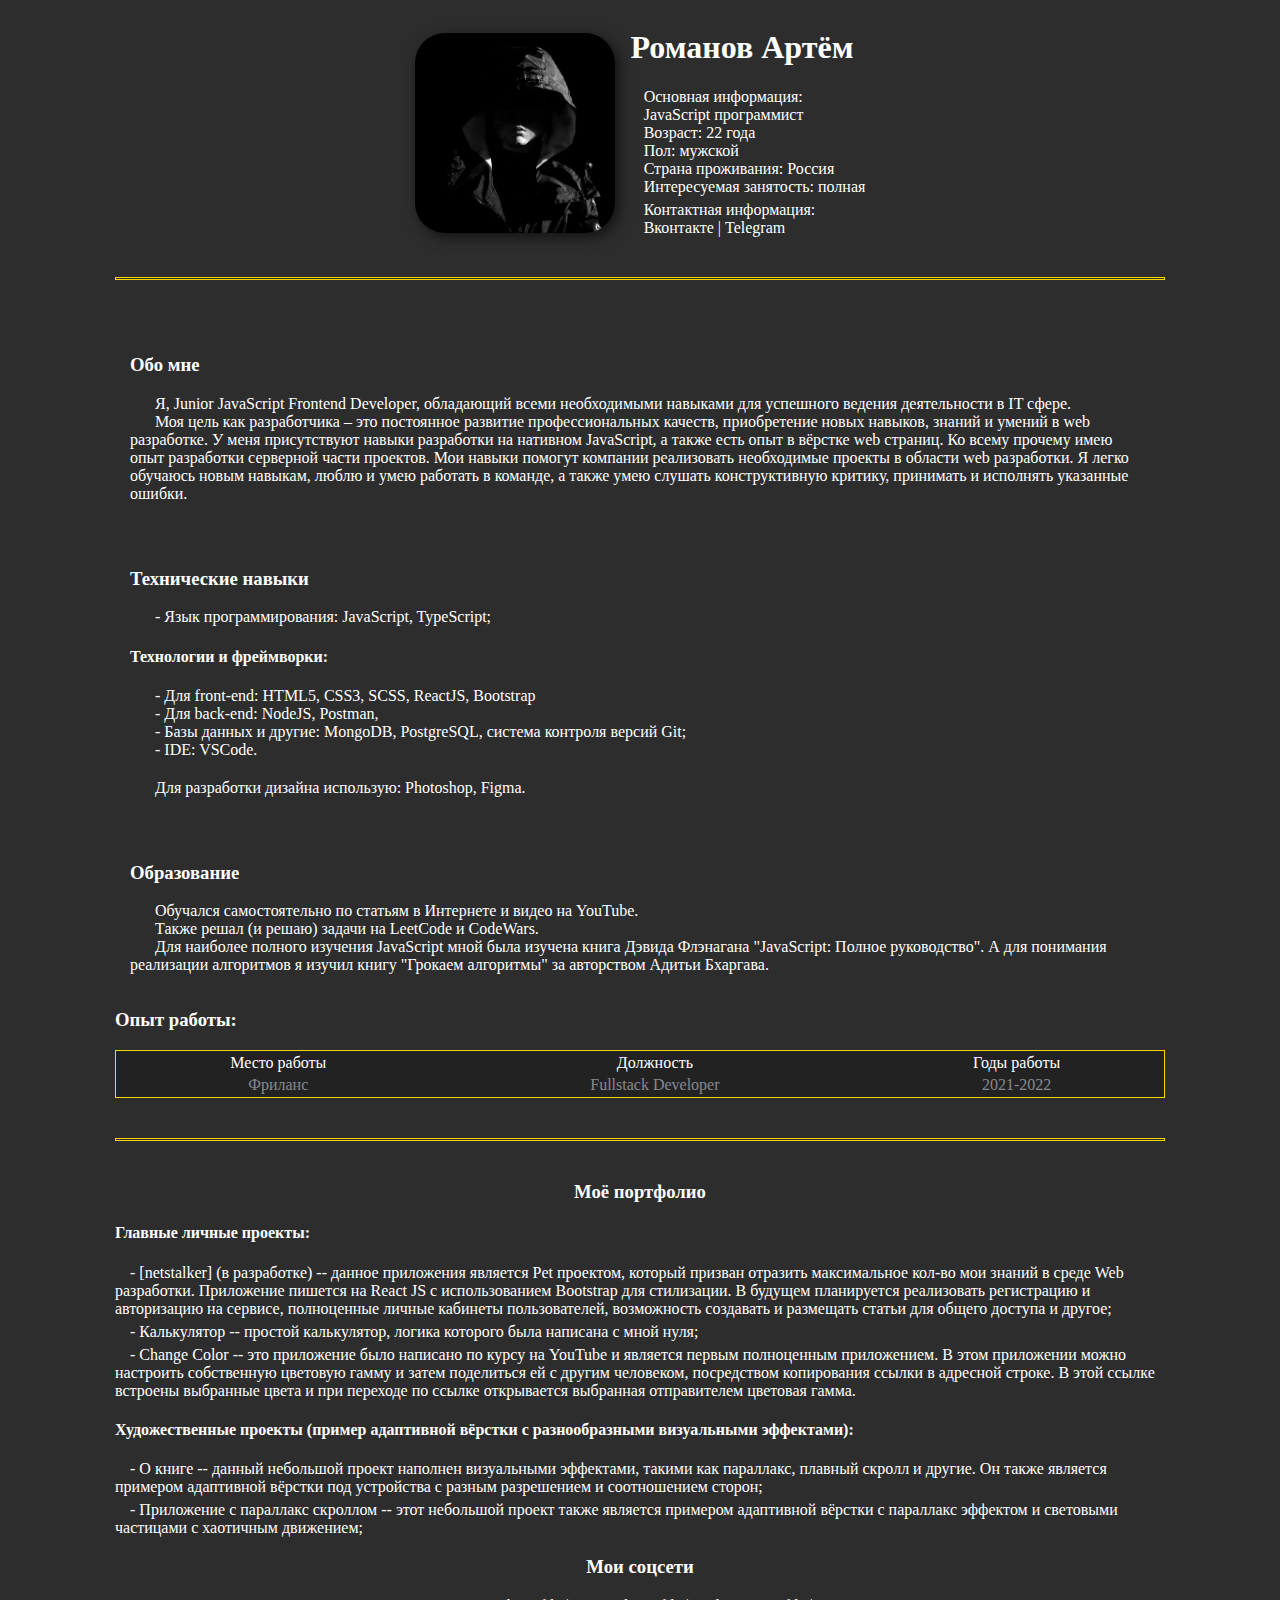
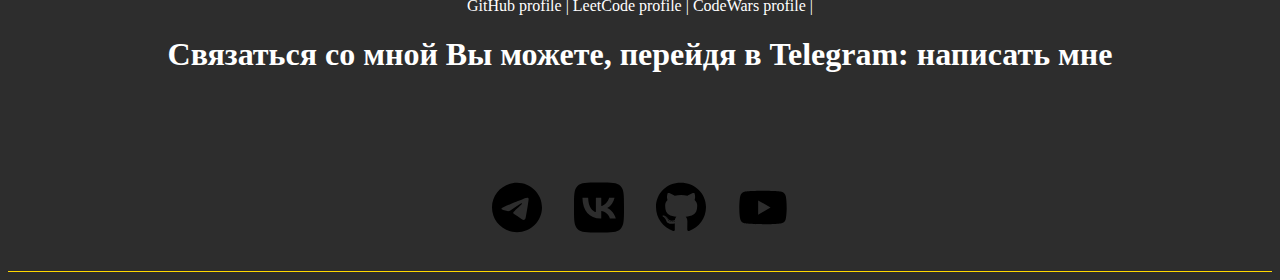
<file: index.html>
<!DOCTYPE html>
<html lang="en">
  <head>
    <meta charset="UTF-8" />
    <meta http-equiv="X-UA-Compatible" content="IE=edge" />
    <meta name="viewport" content="width=device-width, initial-scale=1.0" />
    <link rel="”icon”" href="”favicon.ico”" type="image/x-icon" />
    <link
      type="image/png"
      sizes="16x16"
      rel="icon"
      href=".../icons8-менеджер-16.png"
    />
    <link href="stylesCV.css" rel="stylesheet" />
    <title>Xopc CV</title>
  </head>

<body>
    <div class="container">
      <div class="info-content">
        <img
          src="./icons/avatar.jpg"
          class="avatar"
          alt="Здесь находится моя фотография"
        />
        <div class="username-info">
          <h1 class="username">Романов Артём</h1>
          <p>Основная информация:</p>
          <p>JavaScript программист</p>
          <p>Возраст: 22 года</p>
          <p>Пол: мужской</p>
          <p>Страна проживания: Россия</p>
          <p>Интересуемая занятость: полная</p>
          <p style="margin-top: 5px">Контактная информация:</p>
          <p>
            <a href="https://vk.com/artem_xopc" target="_blank">Вконтакте</a> |
            <a href="https://t.me/artem_xopc" target="_blank">Telegram</a>
          </p>
        </div>
      </div>

      <hr />

      <div class="info">
        <h3>Обо мне</h3>
        <p>
          
          Я, Junior JavaScript Frontend Developer, обладающий всеми необходимыми
          навыками для успешного ведения деятельности в IT сфере.
        </p>
        <p>
          Моя цель как разработчика – это постоянное развитие профессиональных
          качеств, приобретение новых навыков, знаний и умений в web разработке.
          У меня присутствуют навыки разработки на нативном JavaScript, а также
          есть опыт в вёрстке web страниц. Ко всему прочему имею опыт разработки
          серверной части проектов. Мои навыки помогут компании реализовать
          необходимые проекты в области web разработки. Я легко обучаюсь новым
          навыкам, люблю и умею работать в команде, а также умею слушать
          конструктивную критику, принимать и исполнять указанные ошибки.
        </p>
      </div>

      <div class="techSkills">
        <h3>Технические навыки</h3>
        <div>
          <p>- Язык программирования: JavaScript, TypeScript;</p>
          <h4>
            Технологии и фреймворки:
          </h3>
          <p>- Для front-end: HTML5, CSS3, SCSS, ReactJS, Bootstrap</p>
          <p>- Для back-end: NodeJS, Postman, </p>
          <p>- Базы данных и другие: MongoDB, PostgreSQL, система контроля версий Git;</p>
          <p>- IDE: VSCode.</p>
          <div class="separate_p"></div>
          <p>Для разработки дизайна использую: Photoshop, Figma.</p>
        </div>
      </div>

      <div class="ed">
        <h3 class="edu">Образование</h3>
        <div class="school">
          <p>
            Обучался самостоятельно по статьям в Интернете и видео на YouTube.
          </p>
          <p>
            Также решал (и решаю) задачи на <a href="https://leetcode.com/artem_xopc/" target="_blank">LeetCode</a> и <a href="https://www.codewars.com/users/artem_xopc" target="_blank">CodeWars</a>.
          </p>
          <p>
            Для наиболее полного изучения JavaScript мной была изучена книга
            Дэвида Флэнагана "JavaScript: Полное руководство". А для понимания
            реализации алгоритмов я изучил книгу "Грокаем алгоритмы" за
            авторством Адитьи Бхаргава.
          </p>
        </div>
      </div>

      <h3>Опыт работы:</h3>
      <table class="work">
        <tr class="top">
          <td class="top-td">Место работы</td>
          <td class="top-td">Должность</td>
          <td class="top-td">Годы работы</td>
        </tr>
        <tr>
          <td>Фриланс</td>
          <td>Fullstack Developer</td>
          <td>2021-2022</td>
        </tr>
      </table>

      <hr />

        <div class="port">
            <h3 align="center">Моё портфолио</h3>

            <h4>
              Главные личные проекты:
            </h4>
            <div>
              <div>
                <p class="none_pad"> - <a href="/" target="_blank">[netstalker] (в разработке)</a> 
                -- данное приложения является Pet проектом, который призван отразить максимальное кол-во мои знаний в среде Web разработки. Приложение пишется на React JS с использованием Bootstrap для стилизации. В будущем планируется реализовать регистрацию и авторизацию на сервисе, полноценные личные кабинеты пользователей, возможность создавать и размещать статьи для общего доступа и другое;  
                </p>
              </div>
              <div>
                <p class="none_pad"> - <a href="https://artem-xopc.github.io/JScalculator/" target="_blank" >Калькулятор</a>
                    -- простой калькулятор, логика которого была написана с мной нуля;
                </p>
              </div>
              <div>
                <p class="none_pad"> - <a href="https://artem-xopc.github.io/Change-Color-By-Artem-Xopc/" target="_blank">Change Color</a>
                    -- это приложение было написано по курсу на YouTube и является первым полноценным приложением. В этом приложении можно настроить собственную цветовую гамму и затем поделиться ей с другим человеком, посредством копирования ссылки в адресной строке. В этой ссылке встроены выбранные цвета и при переходе по ссылке открывается выбранная отправителем цветовая гамма.
                </p>
              </div>
            </div>

            <h4>
              Художественные проекты (пример адаптивной вёрстки с разнообразными визуальными эффектами):
            </h4>
            <div>
              <p class="none_pad"> - <a href="https://artem-xopc.github.io/about-my-book/" target="_blank">О книге</a>
                  -- данный небольшой проект наполнен визуальными эффектами, такими как параллакс, плавный скролл и другие. Он также является примером адаптивной вёрстки под устройства с разным разрешением и соотношением сторон;
              </p>
            </div>
            <div>
              <p class="none_pad"> - <a href="https://artem-xopc.github.io/witcher_parallax/" target="_blank">Приложение с параллакс скроллом</a>
                  -- этот небольшой проект также является примером адаптивной вёрстки с параллакс эффектом и световыми частицами с хаотичным движением;
              </p>
            </div>
          </div>
      </div>
      <div class="soc">
        <h3>Мои соцсети</h3>
            <a href="https://github.com/artem-xopc" target="_blank">GitHub profile</a> |
            <a href="https://leetcode.com/artem_xopc/" target="_blank">LeetCode profile</a> |
            <a href="https://www.codewars.com/users/artem_xopc" target="_blank">CodeWars profile</a> |
      </div>

      <h1 class="connect">
        Связаться со мной Вы можете, перейдя в Telegram:
        <a href="https://t.me/artem_xopc" target="_blank">написать мне</a>
      </h1>

      <hr class="footer_line" />

      <div class="footer">
        <div class="footer_content">
          <div class="content__teleg">
            <a href="https://t.me/log_of_proger" target="_blank"
              ><img class="teleg" src="./icons/telegram.svg"
            /></a>
          </div>
          <div class="content__vk">
            <a href="https://vk.com/artem_xopc" target="_blank"
              ><img class="vkon" src="./icons/vk.svg"
            /></a>
          </div>
          <div class="content__git">
            <a href="https://github.com/artem-xopc" target="_blank"
              ><img class="git" src="./icons/github.svg"
            /></a>
          </div>
          <div class="content__yt">
            <a href="https://www.youtube.com/@artem_xopc" target="_blank"
              ><img class="youtube" src="./icons/youtube.svg"
            /></a>
          </div>
        </div>
      </div>
      <!-- <form action="/">
            <div class="row">
                <div class="form-group">
                    <label for="name">Ваше имя:</label>
                    <input type="text" id="name" placeholder="Введите ваше имя...">
                </div>
                <div class="form-group">
                    <label for="email">Ваш email:</label>
                    <input type="email" id="email" placeholder="Введите ваш email...">
                </div>
            </div>
            <div class="form-group">
                <label for="text">Ваше сообщение:</label>
                <textarea id="text"></textarea>
            </div>
            <input class="btn" type="submit" value="Связаться!">
        </form> -->
    </div>
  </body>
</html>
</file>
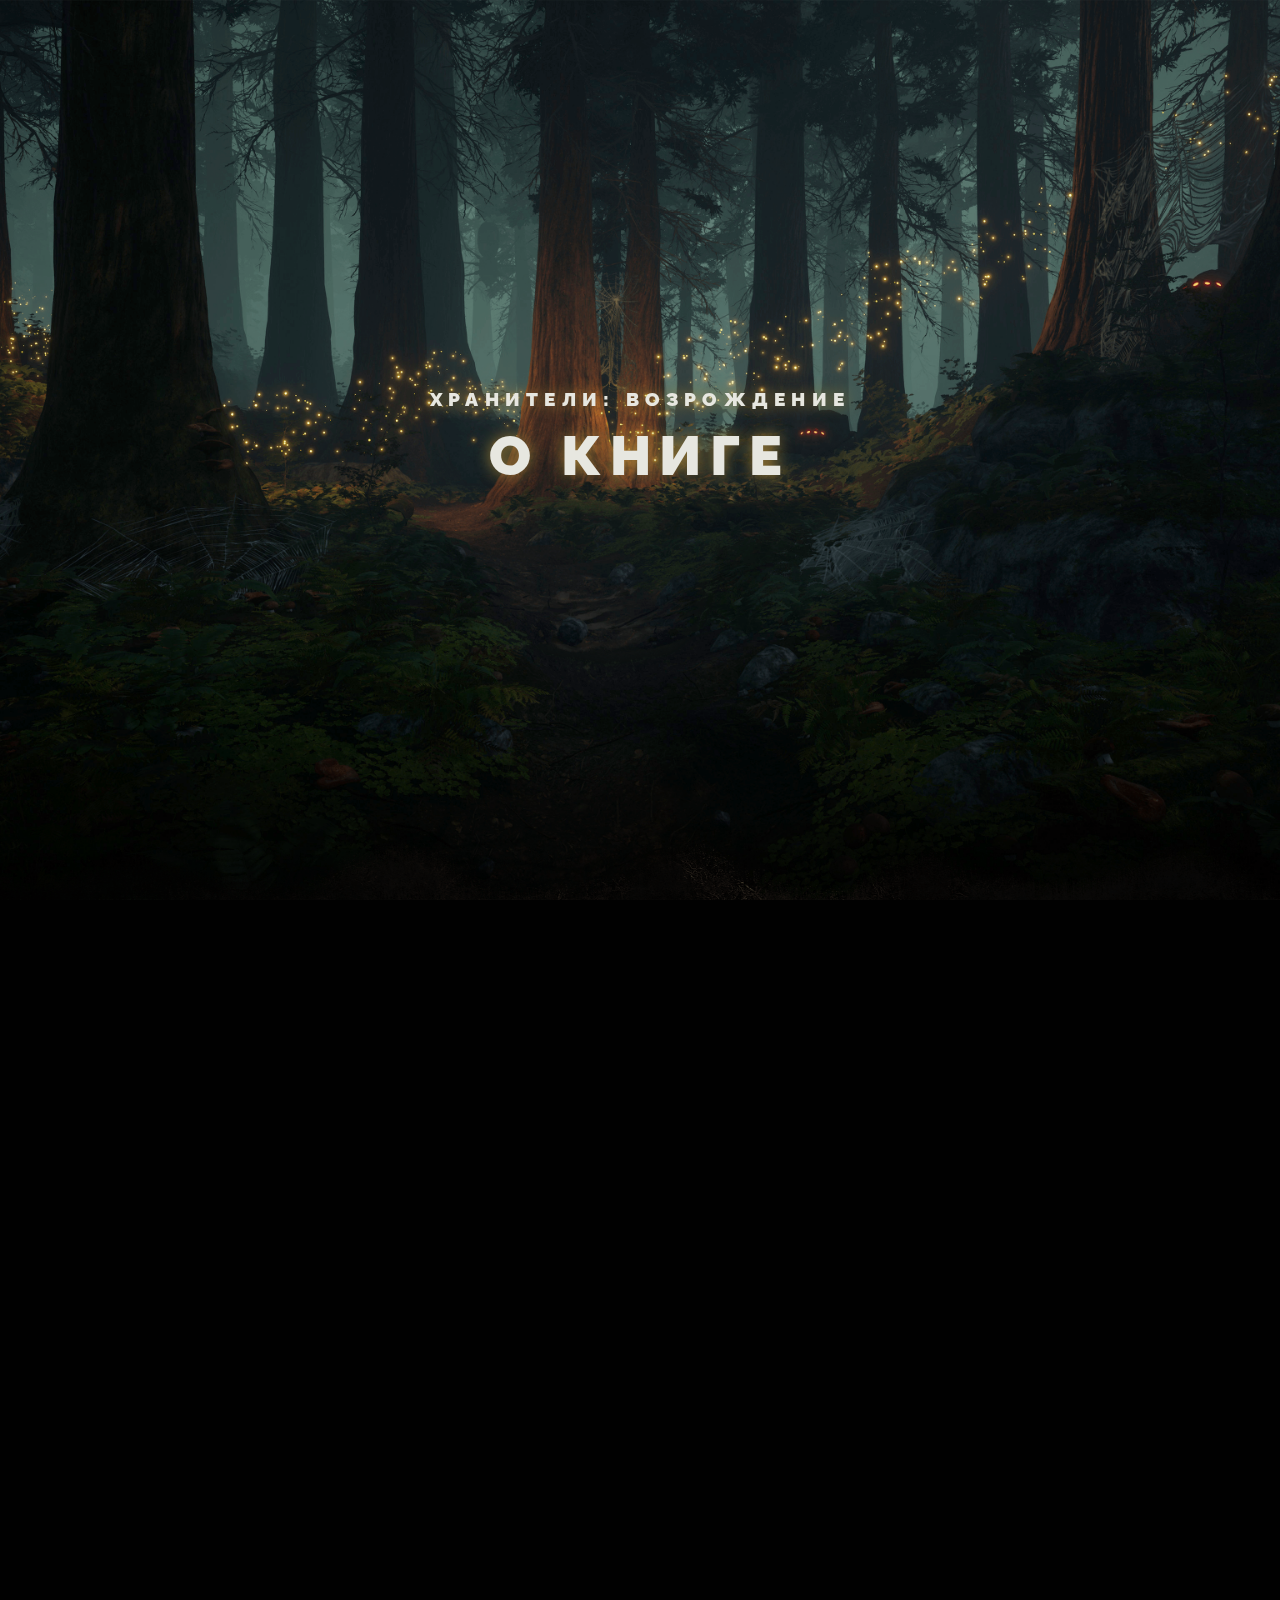
<file: fantasy/index.html>
<!DOCTYPE html>
<html lang="en">

<head>
    <meta charset="UTF-8">
    <meta http-equiv="X-UA-Compatible" content="IE=edge">
    <meta name="viewport" content="width=device-width, initial-scale=1.0">

    <title>Fantasy story</title>

    <script src="libs/gsap/gsap.min.js" defer></script>
    <script src="libs/gsap/ScrollTrigger.min.js" defer></script>
    <script src="libs/gsap/ScrollSmoother.min.js" defer></script>

    <link rel="stylesheet" href="css/main.css">
    <script src="js/index.js" defer></script>
</head>

<body>
    <div class="wrapper">
        <div class="content">
            <header class="main-header">
                <div class="layers">
                    <div class="layers__header">
                        <div class="layers__caption">Хранители: Возрождение</div>
                        <div class="layers__title">О книге</div>
                    </div>
                    <div class="layer layers__base" style="background-image: url(img/layer-base.png);"></div>
                    <div class="layer layers__middle" style="background-image: url(img/layer-middle.png);"></div>
                    <div class="layer layers__front" style="background-image: url(img/layer-front.png);"></div>
                </div>
            </header>
            <article class="main-article" style="background-image: url(img/dungeon.jpg);">
                <div class="main-article__content">
                    <h2 class="main-article__header">Добро пожаловать в Мидгард!</h2>
                    <p class="main-article__paragraph">
                        Книга "Хранители: Возрождение" повествует о команде отважных героев, которым судьбой велено
                        воссоединиться после долгой разлуки
                        и обучиться новым навыкам, чтобы защитить мир от вторжения страшного врага.
                    </p>
                    <p class="main-article__paragraph">
                        "Хранители: Возрождение" является первой книгой из цикла "Хранители", которая повествует о
                        молодых героях,
                        которые жили обычные жизни обычных людей и даже не знали о своём истинном предназначении.
                        Теперь им предстоит узнать много нового о таинственном мире, в который их закинуло по воле
                        судьбы.
                    </p>
                    <p class="main-article__paragraph">
                        Вас ждёт удивительное приключение по миру, наполненному опасностями и приключениями, врагами и
                        друзьями,
                        злыми колдунами и добрыми волшебниками, а также на пути героев встанут полчища монстров, чудищ и
                        конечно же, драконов!
                    </p>
                    <p class="main-article__paragraph">
                        Книга будет доступна на сайте позже, но сейчас вы можете приобрести её на 
                        <a  href="https://www.litres.ru/artem-andreevich-romanov/hraniteli-vozrozhdenie/"
                            target="_blank">ЛитРес
                        </a>.
                    </p>
                </div>
                <div class="copy">© Артём Хорс</div>
            </article>
        </div>
    </div>
</body>

</html>
</file>
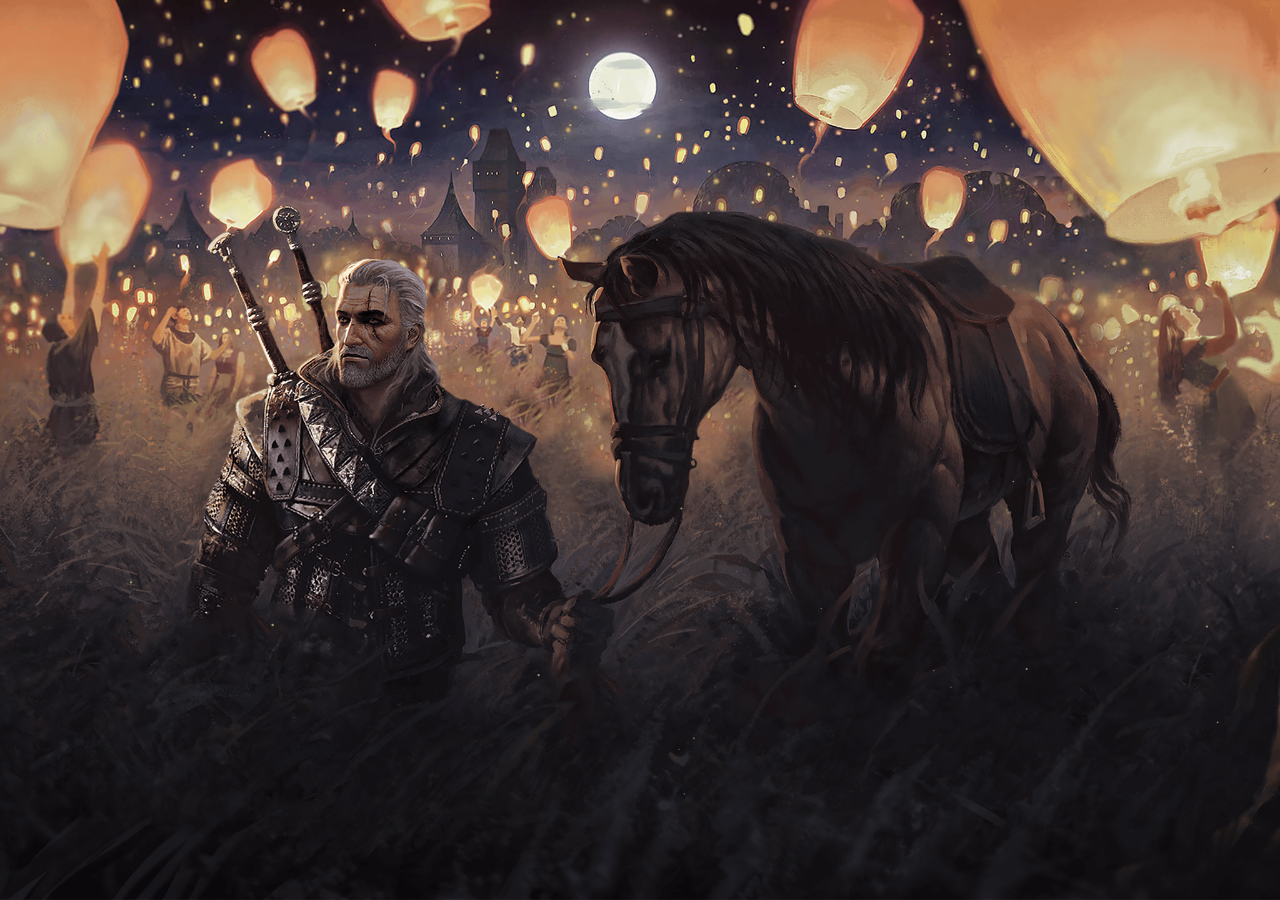
<file: wicher/index.html>
<!DOCTYPE html>
<html lang="en">
<head>
    <meta charset="UTF-8">
    <meta http-equiv="X-UA-Compatible" content="IE=edge">
    <meta name="viewport" content="width=device-width, initial-scale=1.0">
    <title>Witcher</title>

    <link rel="stylesheet" href="libs/swiper/swiper-bundle.min.css">
    <script src="libs/swiper/swiper-bundle.min.js" defer></script>
    <script src="libs/particles/particles.js" defer></script>

    <link rel="stylesheet" href="css/main.css">
    <script src="js/index.js" defer></script>
</head>
<body>
    <div class="swiper slider">
        <div class="swiper-wrapper slider__wrapper">
            <div class="swiper-slide slider__item">
                <div class="slider__layer" data-swiper-parallax="35%" style="background-image: url(img/screen-1/layer-back.jpg);"></div>
                <div class="slider__layer" data-swiper-parallax="25%" style="background-image: url(img/screen-1/layer-middle.png);"></div>
                <canvas class="particles slider__layer" data-color="#899970" data-swiper-parallax="18%"></canvas>
                <div class="slider__layer" data-swiper-parallax="14%" style="background-image: url(img/screen-1/layer-front.png);"></div>
            </div>

            <div class="swiper-slide slider__item">
                <div class="slider__layer" data-swiper-parallax="40%" style="background-image: url(img/screen-2/layer-back.jpg);"></div>
                <div class="slider__layer" data-swiper-parallax="34%" style="background-image: url(img/screen-2/layer-gera.png);"></div>
                <div class="slider__layer" data-swiper-parallax="30%" style="background-image: url(img/screen-2/layer-yen.png);"></div>
                <canvas class="particles slider__layer" data-color="#525A6D" data-swiper-parallax="20%"></canvas>
                <div class="slider__layer" data-swiper-parallax="14%" style="background-image: url(img/screen-2/layer-front.png);"></div>
            </div>

            <div class="swiper-slide slider__item">
                <div class="slider__layer" data-swiper-parallax="48%" style="background-image: url(img/screen-3/layer-back.jpg);"></div>
                <div class="slider__layer" data-swiper-parallax="35%" style="background-image: url(img/screen-3/layer-middle.png);"></div>
                <div class="slider__layer" data-swiper-parallax="29%" style="background-image: url(img/screen-3/layer-ciri.png);"></div>
                <canvas class="particles slider__layer" data-color="#938086" data-swiper-parallax="25%"></canvas>
                <div class="slider__layer" data-swiper-parallax="16%" style="background-image: url(img/screen-3/layer-front.png);"></div>
            </div>
        </div>
    </div>
</body>
</html>
</file>
<file: stylesCV.css>
/* index HTML */

body {
    background-color: rgb(45, 45, 45);
    /* background-color: white; */
    color: white;
    font-size: 16px;
    font-weight: 400;
    font-family: 'Times New Roman', Times, serif;
}

::selection {
    background: gold;
    color: #000;
    }

h1,
h2 {
    color: white;
}

a {
    color: white;
    text-decoration: none;
}

a:hover {
    text-decoration: underline;
    color: gold;
}

a:active {
    color: goldenrod;
}

.username {
    text-align: center;
}

.avatar {
    width: 200px;
    border-radius: 30px;
    box-shadow: 4px 4px 14px rgba(0, 0, 0, 0.6);
    display: inline-block;
}

.work {
    background-color: rgb(34, 34, 34);
    width: 100%;
    border: 1px solid gold;
    text-align: center;
}

.work tr:nth-child(2), 
tr:nth-child(3) {
    color: #86898f;
}

.work tr:nth-child(2):hover, tr:nth-child(3):hover {
    color: white;
    border: 1px solid gold;
}

p {
    margin: 0;
    text-indent: 25px;
}

hr {
    border: 1px solid gold;
    height: 1.5px;
    margin-top: 40px;
    margin-bottom: 40px;
}

.connect {
    margin-bottom: 15px;
    text-align: center;
}

/* Box style */

.container {
    max-width: 1050px;
    margin: auto;
}

.info {
    margin-top: 15px;
    margin-bottom: 15px;
    padding: 15px;
    border-bottom: 1px solid rgb(45, 45, 45);
}

@keyframes changeColor {
    0% {
        border-bottom: 1px solid rgb(45, 45, 45);
    }
    100% {
        border-bottom: 1px solid gold;
    }
  }

.info-content {
    text-align: center;
}

.username-info {
    display: inline-block;
    text-align: left;
}

@media (max-width: 700px) {
    .info-content {
        display: block;
        text-align: center;
    }
    .info {
        display: block;
        text-align: center;
    }
}

.info:hover {
    border-bottom: 1px solid gold;
    animation: changeColor 1s;
}

.techSkills {
    margin-bottom: 15px;
    padding: 15px;
    border-bottom: 1px solid rgb(45, 45, 45);
}

.separate_p {
    margin-top: 10px;
    margin-bottom: 20px;
}

.techSkills:hover {
    border-bottom: 1px solid gold;
    animation: changeColor 1s;
}

.ed {
    margin-bottom: 15px;
    padding: 15px;
    border-bottom: 1px solid rgb(45, 45, 45);
}

.ed:hover {
    border-bottom: 1px solid gold;
    animation: changeColor 1s;
}

.soc {
    margin: auto;
    text-align: center;
    grid-area: soc;
}

.none_pad {
    text-indent: 15px;
    margin-bottom: 5px;
}

.tel {
    width: 50px;
    margin: auto;
    margin-bottom: 25px;
}

.footer_line {
    width: 100%;
    height: 10px;
    color: #000;
    border: none;
}

.footer {
    border-bottom: 1px solid gold;
}

.footer_content {
    display: grid;
    grid-template-areas: "teleg vkon git youtube letres";
    justify-content: center;
    align-items: center;
    margin: auto;
}

.footer_content p {
    margin-bottom: 15px;    
}

.footer_content img {
    width: 50px;
    padding: 15px;
}

@keyframes changeBorderColor {
    0% {
        border: 1px solid rgb(45, 45, 45);
        background: rgb(45, 45, 45);
    }
    100% {
        border: 1px solid gold;
        background: gold;
    }
}

.content__teleg {
    margin-bottom: 15px;
    border: 1px solid rgb(45, 45, 45);
}
.content__teleg:hover {
    margin-bottom: 15px;
    border: 1px solid gold;
    background: gold;
    border-radius: 10px;
    animation: changeBorderColor 1s;
}

.content__vk {
    margin-bottom: 15px;
    border: 1px solid rgb(45, 45, 45);
}
.content__vk:hover {
    margin-bottom: 15px;
    border: 1px solid gold;
    background: gold;
    border-radius: 10px;
    animation: changeBorderColor 1s;
}

.content__git {
    margin-bottom: 15px;
    border: 1px solid rgb(45, 45, 45);
}
.content__git:hover {
    margin-bottom: 15px;
    border: 1px solid gold;
    background: gold;
    border-radius: 10px;
    animation: changeBorderColor 1s;
}

.content__yt {
    margin-bottom: 15px;
    border: 1px solid rgb(45, 45, 45);
}
.content__yt:hover {
    margin-bottom: 15px;
    border: 1px solid gold;
    background: gold;
    border-radius: 10px;
    animation: changeBorderColor 1s;
}


/* Блок стилей для формы обратной связи */
.form-group label {
    display: block;
    font-size: 14px;
}

.form-group input, textarea {
    width: 100%;
    background: transparent;
    box-sizing: border-box;
    border: none;
    border-bottom: 1px solid gold;
    outline: none;
    color: beige;
    padding: 15px 0 10px;
    font-family: inherit;
    margin-bottom: 10px;
}

.row {
    display: flex;
    margin-bottom: 20px;
} 

.row > .form-group {
    width: 50%;
    margin-right: 20px;
}

.row > .form-group:last-child {
    margin: 0;
}

.btn {
    width: 150px;
    height: 50px;
    align-items: center;
    background-color: rgb(34, 34, 34);
    color: gold;
    border: 1px solid gold;
    cursor: pointer;
}
</file>
<file: fantasy/css/main.css>
* {
    margin: 0;
    padding: 0;
    box-sizing: border-box;
}

:root {
    --index: calc(1vw + 1vh);
    --text: #e7e7e0;
    --transition: transform .75s cubic-bezier(.075, .5, 0, 1);
}

@font-face {
    font-family: raleway-f;
    src: url(../fonts/raleway-regular.woff2);
}
@font-face {
    font-family: raleway-f;
    src: url(../fonts/raleway-black.woff2);
    font-weight: 900;
}

body {
    background-color: #010101;
    font-family: raleway-f, sans-serif;
    line-height: 1.55;
}

a {
    text-decoration: none;
    color: #d19d2d;
    text-shadow: 0 0 15px #9e7d35;
}

a:hover {
    filter: brightness(150%);

}

.main-header {
    position: relative;
}
.main-header::after {
    content: "";
    position: absolute;
    z-index: 100;
    width: 100%;
    height: calc(var(--index) * 10);
    background-image: url(../img/ground.png);
    background-size: cover;
    background-repeat: no-repeat;
    background-position: center;
    bottom: calc(var(--index) * -4.5);
}

.layers {
    height: 100vh;
    display: flex;
    align-items: center;
    justify-content: center;
    overflow: hidden;
    position: relative;
}

.layer {
    position: absolute;
    height: 100%;
    width: 100%;
    background-size: cover;
    background-position: center;
    will-change: transform;
    z-index: 2;
    transition: var(--transition);
}

.layers__base {
    z-index: 0;
    transform: translate3d(0, calc(var(--scrollTop) / 1.6), 0);
}

.layers__middle {
    transform: translate3d(0, calc(var(--scrollTop) / 2.5), 0);
}

.layers__front {
    transform: translate3d(0, calc(var(--scrollTop) / 5.7), 0);
}

.layers__header {
    text-align: center;
    z-index: 1;
    transform: translate3d(0, calc(var(--scrollTop) / 2), 0);
    transition: var(--transition);
    will-change: transform;
    text-transform: uppercase;
    font-weight: 900;
    color: var(--text);
    text-shadow: 0 0 15px #9e7d35;
}

.layers__title {
    font-size: calc(var(--index) * 2.5);
    letter-spacing: calc(var(--index) / 2.5);
}

.layers__caption {
    font-size: calc(var(--index) / 1.175);
    letter-spacing: calc(var(--index) / 3.5);
    margin-top: calc(var(--index) * -.75);
}

.main-article {
    --main-article-transform: translate3d(0, calc(var(--scrollTop) / -10.5), 0);
    position: relative;
    min-height: 100vh;
    background-size: cover;
    background-position: center;
    color: var(--text);
    display: flex;
    align-items: center;
    justify-content: center;
    text-align: center;
}

.main-article__header {
    text-align: center;
    font-size: calc(var(--index) * 1.8);
    letter-spacing: calc(var(--index) / 7.3);
    transform: var(--main-article-transform);
    transition: var(--transition);
    will-change: transform;
}

.main-article__paragraph {
    max-width: calc(var(--index) * 35);
    font-size: calc(var(--index) * .8);
    margin-top: calc(var(--index) / 2.25);
    transform: var(--main-article-transform);
    transition: var(--transition);
    will-change: transform;
}

.copy {
    text-align: center;
    position: absolute;
    bottom: calc(var(--index) * 2.5);
    opacity: .45;
    font-size: calc(var(--index) * .75);
    letter-spacing: calc(var(--index) / 37.5);
}

.content {
    will-change: transform;
}
</file>
<file: wicher/css/main.css>
* {
    margin: 0;
    padding: 0;
    box-sizing: border-box;
}

html, body {
    height: 100%;
    background-color: #000;
}

:root {
    --transition: 1.75s cubic-bezier(.2, .6, 0, 1);
}

.slider {
    height: 100%;
}

.slider__layer {
    position: absolute;
    inset: 0;
    background-size: cover;
    background-position: center;
    will-change: transform;
    /* transition: var(--transition)!important; */
}
.slider__layer::before {
    content: '';
    position: absolute;
    inset: 0;
    z-index: 1;
    box-shadow: inset 0 0 250px rgba(0, 0, 0 / .3);
}

.slider__item {
    overflow: hidden;
}

.slider__wrapper {
    will-change: transform;
    /* transition: var(--transition)!important; */
    transform-style: preserve-3d;
}
</file>
